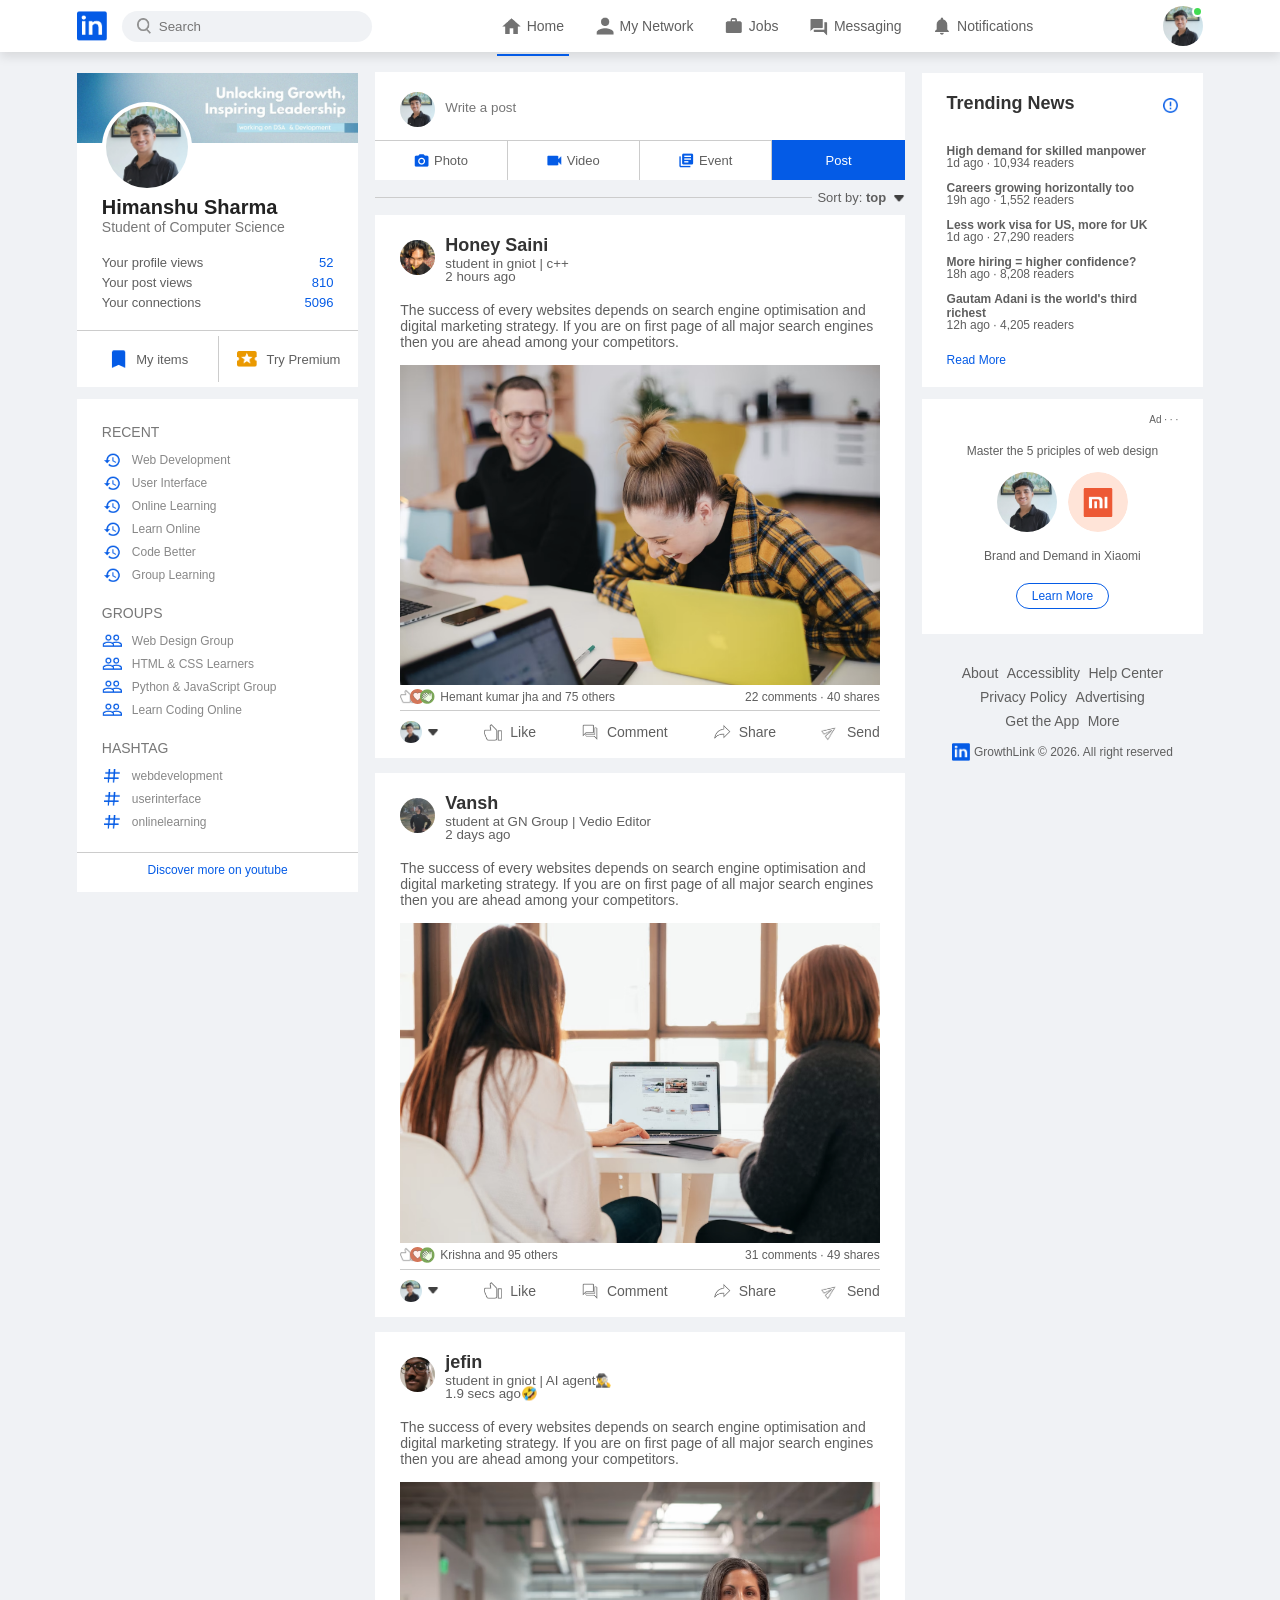
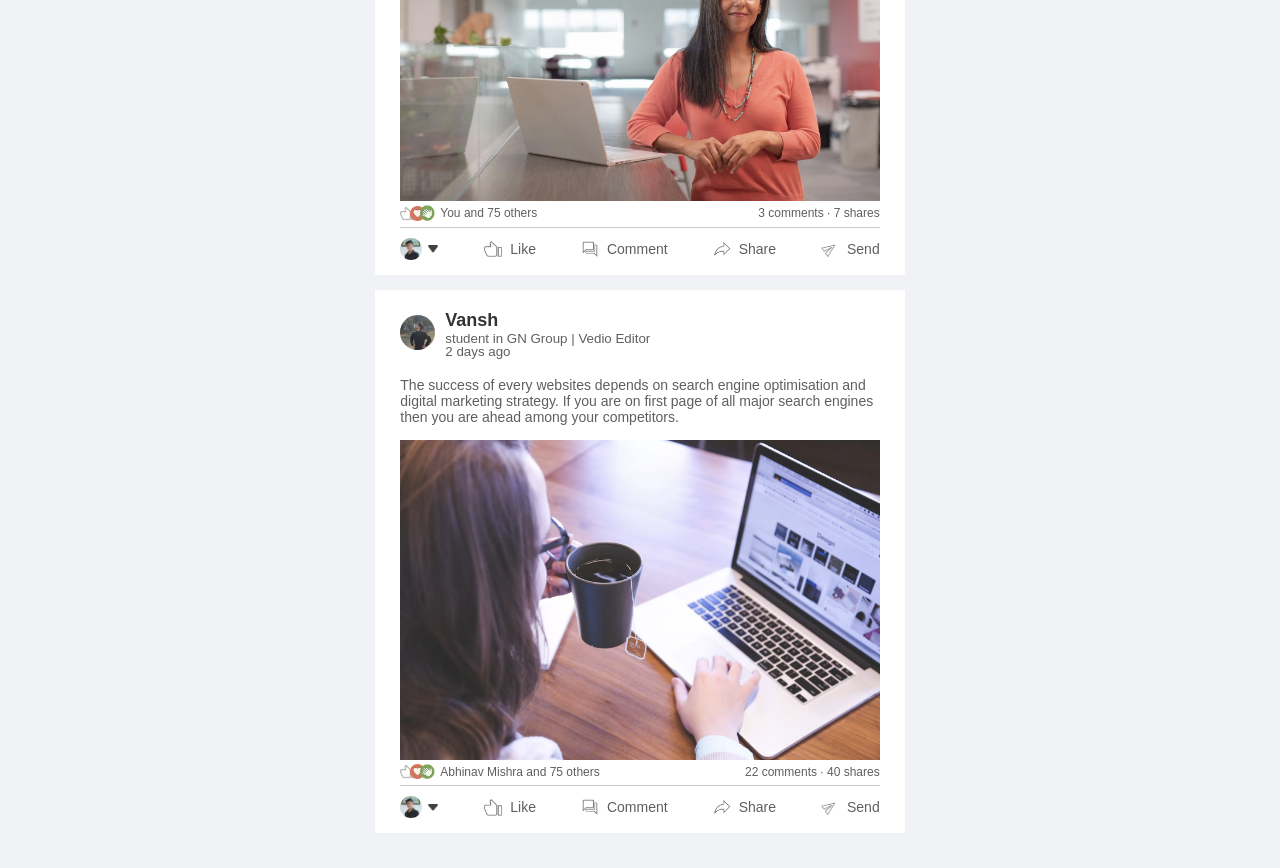
<file: index.html>
<!DOCTYPE html>
<html lang="en">
<head>
    <meta charset="UTF-8">
    <meta http-equiv="X-UA-Compatible" content="IE=edge">
    <meta name="viewport" content="width=device-width, initial-scale=1.0">
    <title>GrowthLink</title>
    <link rel="stylesheet" href="style.css">
</head>
<body>

<nav class="navbar">
    <div class="navbar-left">
        <a href="index.html" class="logo"><img src="images/logo.png"></a>
        <div class="search-box">
            <img src="images/search.png">
            <input type="text" placeholder="Search">
        </div>

    </div>
    <div class="navbar-center">
        <ul>
            <li><a href="#" class="active-link"><img src="images/home.png"> <span>Home</span></a></li>
            <li><a href="#"><img src="images/network.png"> <span>My Network</span></a></li>
            <li><a href="#"><img src="images/jobs.png"> <span>Jobs</span></a></li>
            <li><a href="#"><img src="images/message.png"> <span>Messaging</span></a></li>
            <li><a href="#"><img src="images/notification.png"> <span>Notifications</span></a></li>
        </ul>
    </div>
    <div class="navbar-right">
        <div class="online">
            <img src="images/user-1.png" class="nav-profile-img" onclick="toggleMenu()">
        </div>
    </div>
<!-- --------------- profile-drop-down-menu---------- -->
<div class="profile-menu-wrap" id="profileMenu">
    <div class="profile-menu">
        <div class="user-info">
            <img src="images/user-1.png">
            <div>
                <h3>Himanshu sharma</h3>
                <a href="profile.html">See your profile</a>
            </div>
        </div>
        <hr>
        <a href="#" class="profile-menu-link">
            <img src="images/feedback.png">
            <p>Give Feedback</p>
            <span>></span>
        </a>
        <a href="#" class="profile-menu-link">
            <img src="images/setting.png">
            <p>Settings & Privacy</p>
            <span>></span>
        </a>
        <a href="#" class="profile-menu-link">
            <img src="images/help.png">
            <p>Help & Support</p>
            <span>></span>
        </a>
        <a href="#" class="profile-menu-link">
            <img src="images/display.png">
            <p>Display & Accessiblity</p>
            <span>></span>
        </a>
        <a href="#" class="profile-menu-link">
            <img src="images/logout.png">
            <p>Logout</p>
            <span>></span>
        </a>
    </div>
</div>

</nav>

<!-- -------------- navbar close-------- -->

<div class="container">
<!-- -------left-sidebar------------ -->
    <div class="left-sidebar">
        <div class="sidebar-profile-box">
            <img src="images/cover-pic.png" width="100%">
            <div class="sidebar-profile-info">
                <img src="images/user-1.png">
                <h1>Himanshu Sharma</h1>
                <h3>Student of Computer Science</h3>
                <ul>
                    <li>Your profile views<span>52</span></li>
                    <li>Your post views<span>810</span></li>
                    <li>Your connections<span>5096</span></li>
                </ul>
            </div>
            <div class="sidebar-profile-link">
                <a href="#"><img src="images/items.png"> My items</a>
                <a href="#"><img src="images/premium.png"> Try Premium</a>
            </div>
        </div>

        <div class="sidebar-activity" id="sidebarActivity">
            <h3>RECENT</h3>
            <a href="#"><img src="images/recent.png"> Web Development</a>
            <a href="#"><img src="images/recent.png"> User Interface</a>
            <a href="#"><img src="images/recent.png"> Online Learning</a>
            <a href="#"><img src="images/recent.png"> Learn Online</a>
            <a href="#"><img src="images/recent.png"> Code Better</a>
            <a href="#"><img src="images/recent.png"> Group Learning</a>
            <h3>GROUPS</h3>
            <a href="#"><img src="images/group.png"> Web Design Group</a>
            <a href="#"><img src="images/group.png"> HTML & CSS Learners</a>
            <a href="#"><img src="images/group.png"> Python & JavaScript Group</a>
            <a href="#"><img src="images/group.png"> Learn Coding Online</a>
            <h3>HASHTAG</h3>
            <a href="#"><img src="images/hashtag.png"> webdevelopment</a>
            <a href="#"><img src="images/hashtag.png"> userinterface</a>
            <a href="#"><img src="images/hashtag.png"> onlinelearning</a>
            <div class="discover-more-link">
                <a href="https://www.youtube.com/shorts/rZX2E6l4ZfQ">Discover more on youtube</a>
            </div>
        </div>

        <p id="showMoreLink" onclick="toggleActivity()">Show more <b>+</b></p>
    </div>
<!-- -----------------main-content------------ -->
    <div class="main-content">

        <div class="create-post">
            <div class="create-post-input">
                <img src="images/user-1.png">
                <textarea rows="2" placeholder="Write a post"></textarea>
            </div>
            <div class="create-post-links">
                <li><img src="images/photo.png">Photo</li>
                <li><img src="images/video.png">Video</li>
                <li><img src="images/event.png">Event</li>
                <li>Post</li>
            </div>
        </div>
        <div class="sort-by">
            <hr>
            <p>Sort by: <span>top <img src="images/down-arrow.png"></span></p>
        </div>

        <div class="post">
            <div class="post-author">
                <img src="images/user-3.png">
                <div>
                    <h1>Honey Saini</h1>
                    <small>student in gniot | c++</small>
                    <small>2 hours ago</small>
                </div>
            </div>
            <p>The success of every websites depends on search engine optimisation and digital marketing strategy. If you are on first page of all major search engines then you are ahead among your competitors.</p>
            <img src="images/post-image-1.png" width="100%">

            <div class="post-stats">
                <div>
                    <img src="images/thumbsup.png">
                    <img src="images/love.png">
                    <img src="images/clap.png">
                    <span class="liked-users">Hemant kumar jha and 75 others</span>
                </div>
                <div>
                    <span>22 comments &middot; 40 shares</span>
                </div>
            </div>
            <div class="post-activity">
                <div>
                    <img src="images/user-1.png" class="post-activity-user-icon">
                    <img src="images/down-arrow.png" class="post-activity-arrow-icon">
                </div>
                <div class="post-activity-link">
                    <img src="images/like.png">
                    <span>Like</span>
                </div>
                <div class="post-activity-link">
                    <img src="images/comment.png">
                    <span>Comment</span>
                </div>
                <div class="post-activity-link">
                    <img src="images/share.png">
                    <span>Share</span>
                </div>
                <div class="post-activity-link">
                    <img src="images/send.png">
                    <span>Send</span>
                </div>
            </div>
        </div>
        <div class="post">
            <div class="post-author">
                <img src="images/user-4.png">
                <div>
                    <h1>Vansh</h1>
                    <small>student at GN Group | Vedio Editor</small>
                    <small>2 days ago</small>
                </div>
            </div>
            <p>The success of every websites depends on search engine optimisation and digital marketing strategy. If you are on first page of all major search engines then you are ahead among your competitors.</p>
            <img src="images/post-image-2.png" width="100%">

            <div class="post-stats">
                <div>
                    <img src="images/thumbsup.png">
                    <img src="images/love.png">
                    <img src="images/clap.png">
                    <span class="liked-users">Krishna and 95 others</span>
                </div>
                <div>
                    <span>31 comments &middot; 49 shares</span>
                </div>
            </div>
            <div class="post-activity">
                <div>
                    <img src="images/user-1.png" class="post-activity-user-icon">
                    <img src="images/down-arrow.png" class="post-activity-arrow-icon">
                </div>
                <div class="post-activity-link">
                    <img src="images/like.png">
                    <span>Like</span>
                </div>
                <div class="post-activity-link">
                    <img src="images/comment.png">
                    <span>Comment</span>
                </div>
                <div class="post-activity-link">
                    <img src="images/share.png">
                    <span>Share</span>
                </div>
                <div class="post-activity-link">
                    <img src="images/send.png">
                    <span>Send</span>
                </div>
            </div>
        </div>
        <div class="post">
            <div class="post-author">
                <img src="images/user-5.png">
                <div>
                    <h1>jefin</h1>
                    <small>student in gniot | AI agent🕵️‍♂️</small>
                    <small>1.9 secs ago🤣</small>
                </div>
            </div>
            <p>The success of every websites depends on search engine optimisation and digital marketing strategy. If you are on first page of all major search engines then you are ahead among your competitors.</p>
            <img src="images/post-image-3.png" width="100%">

            <div class="post-stats">
                <div>
                    <img src="images/thumbsup.png">
                    <img src="images/love.png">
                    <img src="images/clap.png">
                    <span class="liked-users">You and 75 others</span>
                </div>
                <div>
                    <span>3 comments &middot; 7 shares</span>
                </div>
            </div>
            <div class="post-activity">
                <div>
                    <img src="images/user-1.png" class="post-activity-user-icon">
                    <img src="images/down-arrow.png" class="post-activity-arrow-icon">
                </div>
                <div class="post-activity-link">
                    <img src="images/like.png">
                    <span>Like</span>
                </div>
                <div class="post-activity-link">
                    <img src="images/comment.png">
                    <span>Comment</span>
                </div>
                <div class="post-activity-link">
                    <img src="images/share.png">
                    <span>Share</span>
                </div>
                <div class="post-activity-link">
                    <img src="images/send.png">
                    <span>Send</span>
                </div>
            </div>
        </div>
        <div class="post">
            <div class="post-author">
                <img src="images/user-4.png">
                <div>
                    <h1>Vansh</h1>
                    <small>student in GN Group | Vedio Editor</small>
                    <small>2 days ago</small>
                </div>
            </div>
            <p>The success of every websites depends on search engine optimisation and digital marketing strategy. If you are on first page of all major search engines then you are ahead among your competitors.</p>
            <img src="images/post-image-4.png" width="100%">

            <div class="post-stats">
                <div>
                    <img src="images/thumbsup.png">
                    <img src="images/love.png">
                    <img src="images/clap.png">
                    <span class="liked-users">Abhinav Mishra and 75 others</span>
                </div>
                <div>
                    <span>22 comments &middot; 40 shares</span>
                </div>
            </div>
            <div class="post-activity">
                <div>
                    <img src="images/user-1.png" class="post-activity-user-icon">
                    <img src="images/down-arrow.png" class="post-activity-arrow-icon">
                </div>
                <div class="post-activity-link">
                    <img src="images/like.png">
                    <span>Like</span>
                </div>
                <div class="post-activity-link">
                    <img src="images/comment.png">
                    <span>Comment</span>
                </div>
                <div class="post-activity-link">
                    <img src="images/share.png">
                    <span>Share</span>
                </div>
                <div class="post-activity-link">
                    <img src="images/send.png">
                    <span>Send</span>
                </div>
            </div>
        </div>

    </div>
<!-- ------------right-sidebar--------------- -->
    <div class="right-sidebar">
        <div class="sidebar-news">
            <img src="images/more.png" class="info-icon">
            <h3>Trending News</h3>
            <a href="#">High demand for skilled manpower</a>
            <span>1d ago &middot; 10,934 readers</span>

            <a href="#">Careers growing horizontally too</a>
            <span>19h ago &middot; 1,552 readers</span>

            <a href="#">Less work visa for US, more for UK</a>
            <span>1d ago &middot; 27,290 readers</span>

            <a href="#">More hiring = higher confidence?</a>
            <span>18h ago &middot; 8,208 readers</span>

            <a href="#">Gautam Adani is the world's third richest</a>
            <span>12h ago &middot; 4,205 readers</span>

            <a href="https://www.youtube.com/watch?v=phFT56D_Z2o" class="read-more-link">Read More</a>
        </div>

        <div class="sidebar-ad">
            <small>Ad &middot; &middot; &middot;</small>
            <p>Master the 5 priciples of web design</p>
            <div>
                <img src="images/user-1.png">
                <img src="images/mi-logo.png">
            </div>
            <b>Brand and Demand in Xiaomi</b>
            <a href="https://www.youtube.com/watch?v=phFT56D_Z2o" class="ad-link">Learn More</a>
        </div>

        <div class="sidebar-useful-links">
            <a href="#">About</a>
            <a href="#">Accessiblity</a>
            <a href="#">Help Center</a>
            <a href="#">Privacy Policy</a>
            <a href="#">Advertising</a>
            <a href="#">Get the App</a>
            <a href="#">More</a>

            <div class="copyright-msg">
                <img src="images/logo.png">
                <p>GrowthLink &#169; 2026. All right reserved</p>
            </div>
        </div>

    </div>
</div>

<script>

    let profileMenu = document.getElementById("profileMenu");

    function toggleMenu(){
        profileMenu.classList.toggle("open-menu");
    }

</script>

<script>

    let sideActivity = document.getElementById("sidebarActivity");
    let moreLink = document.getElementById("showMoreLink");

    function toggleActivity(){
        sideActivity.classList.toggle("open-activity");

        if(sideActivity.classList.contains("open-activity")){
            moreLink.innerHTML = "Show less <b>-</b>";
        }
        else{
            moreLink.innerHTML = "Show more <b>+</b>";
        }
    }

</script>



</body>
</html>
</file>
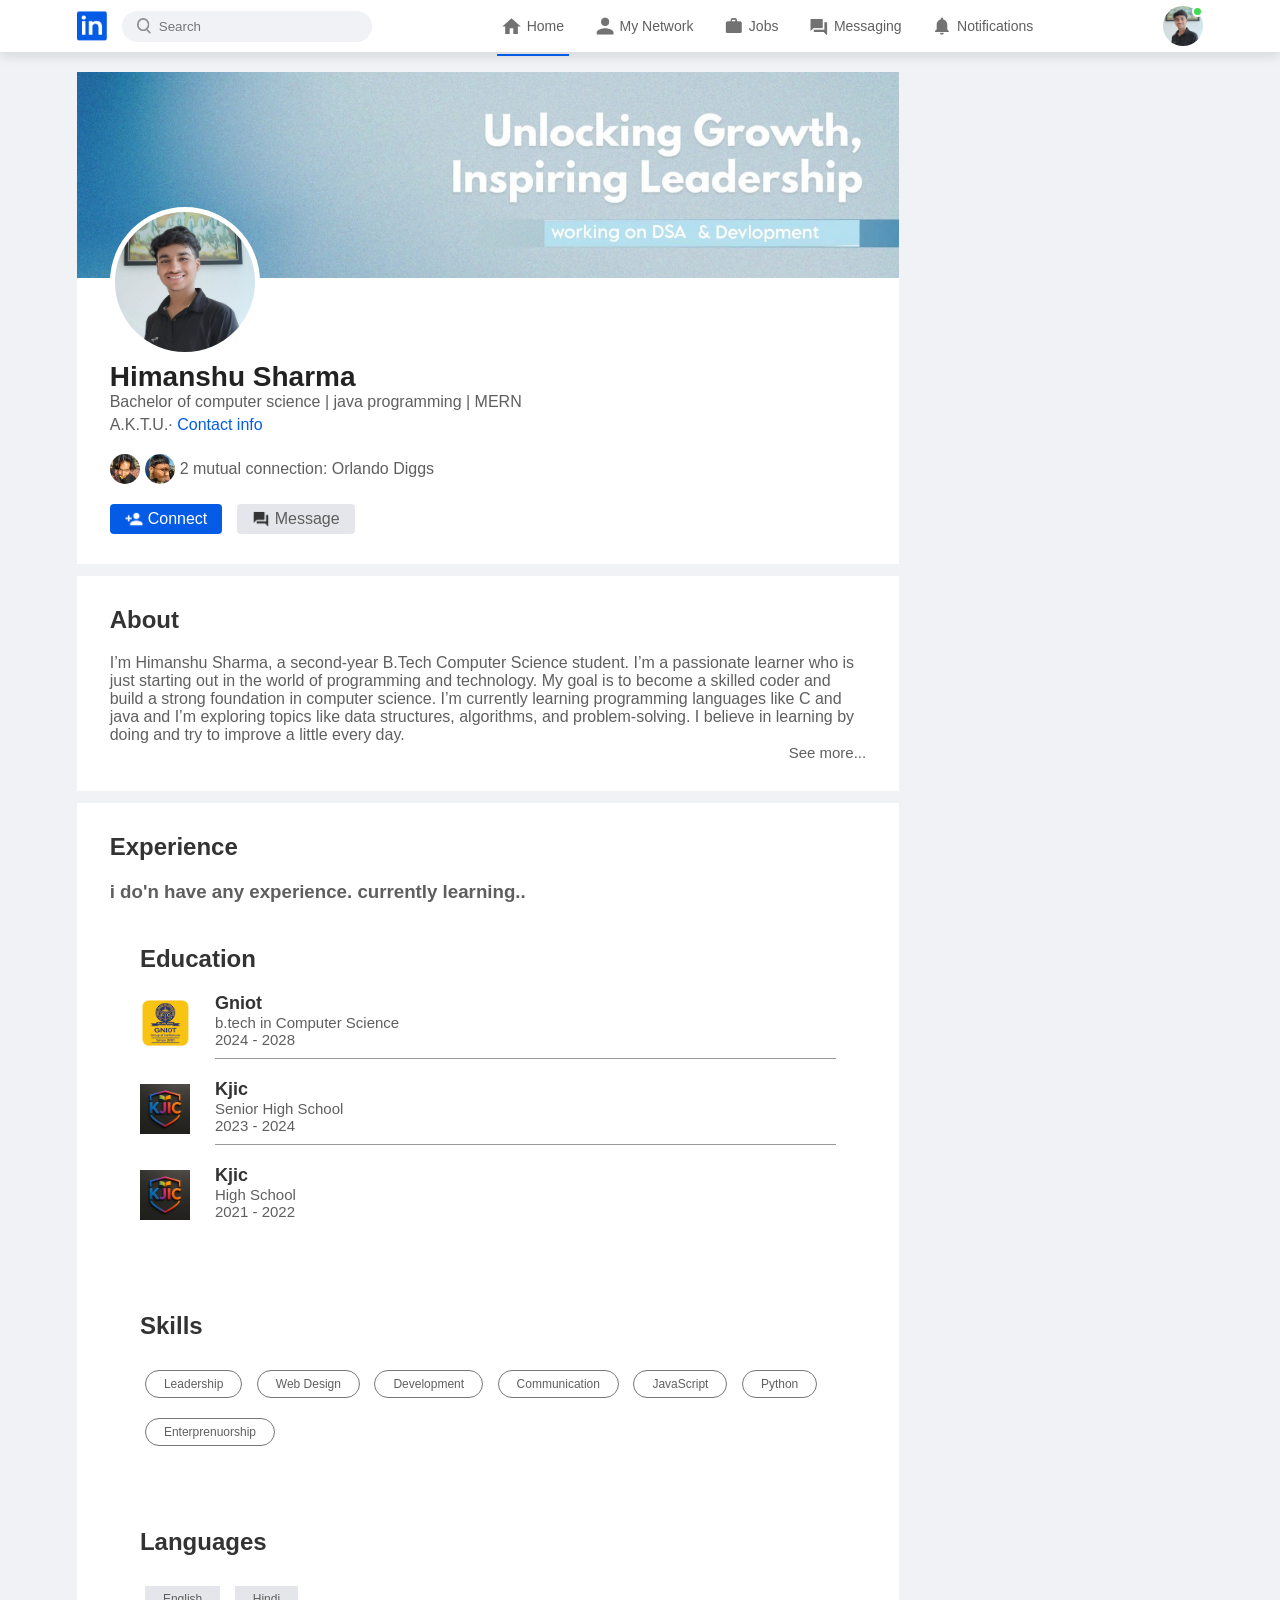
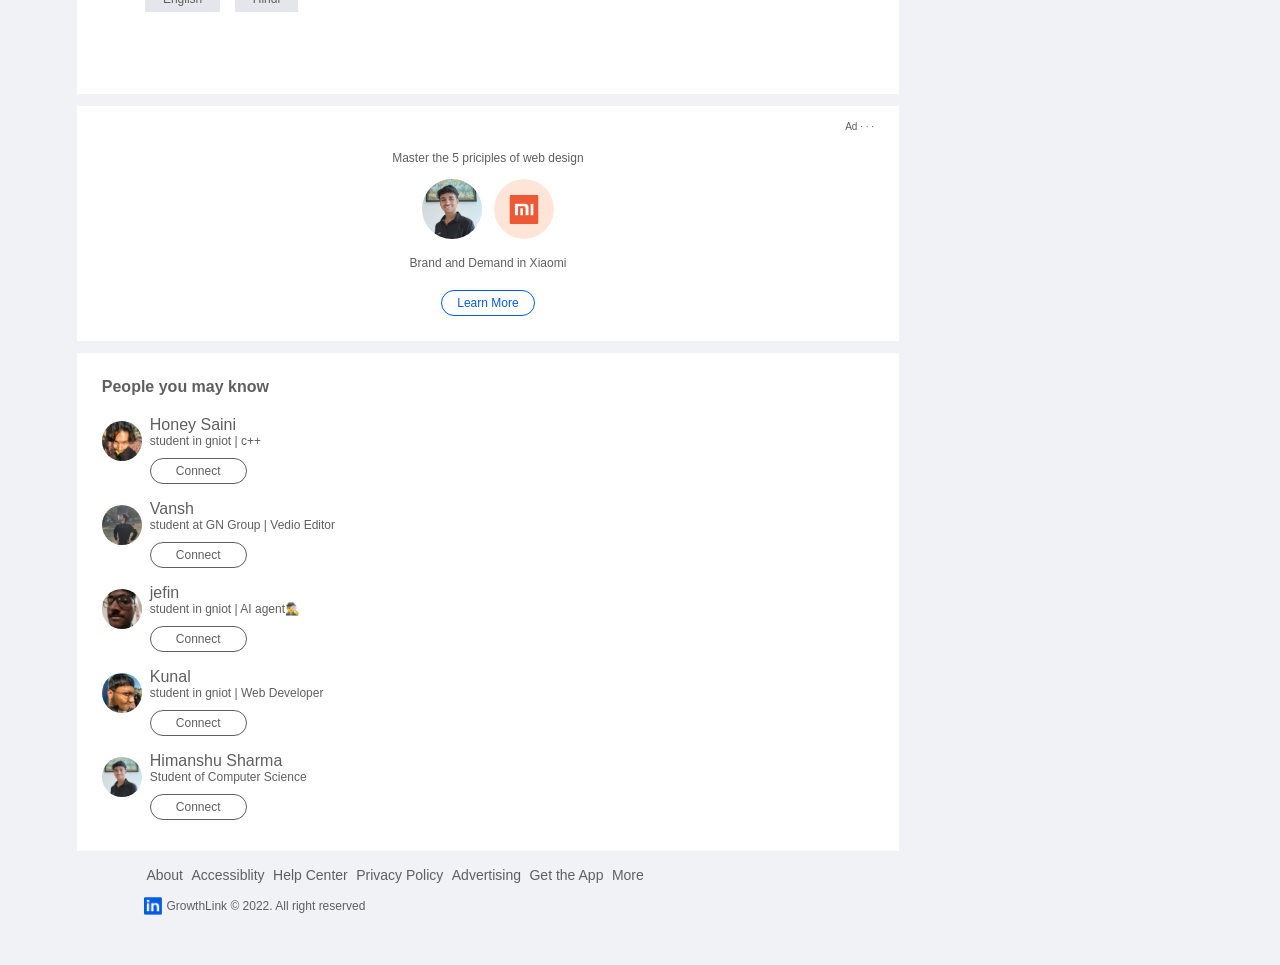
<file: profile.html>
<!DOCTYPE html>
<html lang="en">
<head>
    <meta charset="UTF-8">
    <meta http-equiv="X-UA-Compatible" content="IE=edge">
    <meta name="viewport" content="width=device-width, initial-scale=1.0">
    <title>GrowthLink-profile</title>
    <link rel="stylesheet" href="style.css">
</head>
<body>

<nav class="navbar">
    <div class="navbar-left">
        <a href="index.html" class="logo"><img src="images/logo.png"></a>

        <div class="search-box">
            <img src="images/search.png">
            <input type="text" placeholder="Search">
        </div>

    </div>
    <div class="navbar-center">
        <ul>
            <li><a href="#" class="active-link"><img src="images/home.png"> <span>Home</span></a></li>
            <li><a href="#"><img src="images/network.png"> <span>My Network</span></a></li>
            <li><a href="#"><img src="images/jobs.png"> <span>Jobs</span></a></li>
            <li><a href="#"><img src="images/message.png"> <span>Messaging</span></a></li>
            <li><a href="#"><img src="images/notification.png"> <span>Notifications</span></a></li>
        </ul>
    </div>
    <div class="navbar-right">
        <div class="online">
            <img src="images/user-1.png" class="nav-profile-img" onclick="toggleMenu()">
        </div>
    </div>
<!-- --------------- profile-drop-down-menu---------- -->
<div class="profile-menu-wrap" id="profileMenu">
    <div class="profile-menu">
        <div class="user-info">
            <img src="images/user-1.png">
            <div>
                <h3>Himanshu Sharma</h3>
                <a href="profile.html">See your profile</a>
            </div>
        </div>
        <hr>
        <a href="#" class="profile-menu-link">
            <img src="images/feedback.png">
            <p>Give Feedback</p>
            <span>></span>
        </a>
        <a href="#" class="profile-menu-link">
            <img src="images/setting.png">
            <p>Settings & Privacy</p>
            <span>></span>
        </a>
        <a href="#" class="profile-menu-link">
            <img src="images/help.png">
            <p>Help & Support</p>
            <span>></span>
        </a>
        <a href="#" class="profile-menu-link">
            <img src="images/display.png">
            <p>Display & Accessiblity</p>
            <span>></span>
        </a>
        <a href="#" class="profile-menu-link">
            <img src="images/logout.png">
            <p>Logout</p>
            <span>></span>
        </a>
    </div>
</div>

</nav>

<!-- -------------- navbar close-------- -->

<div class="container">
<div class="profile-main">
    <div class="profile-container">
        <img src="images/cover-pic.png" width="100%">
        <div class="profile-container-inner">
            <img src="images/user-1.png" class="profile-pic">
            <h1>Himanshu Sharma</h1>
            <b>Bachelor of computer science | java programming | MERN</b>
            <p>A.K.T.U.&middot; <a href="#">Contact info</a></p>
            <div class="mutual-connection">
                <img src="images/user-3.png">
                <img src="images/user-2.png">
                <span>2 mutual connection: Orlando Diggs</span>
            </div>
            <div class="profile-btn">
                <a href="https://www.youtube.com/watch?v=phFT56D_Z2o" class="primary-btn"><img src="images/connect.png">Connect</a>
                <a href="https://www.youtube.com/watch?v=phFT56D_Z2o"><img src="images/chat.png">Message</a>
            </div>
        </div>
    </div>

    <div class="profile-description">
        <h2>About</h2>
        <p>I’m Himanshu Sharma, a second-year B.Tech Computer Science student. I’m a passionate learner who is just starting out in the world of programming and technology. My goal is to become a skilled coder and build a strong foundation in computer science.
I’m currently learning programming languages like C and java and I’m exploring topics like data structures, algorithms, and problem-solving. I believe in learning by doing and try to improve a little every day.</p>
        <a href="https://www.youtube.com/watch?v=phFT56D_Z2o" class="see-more-link">See more...</a>
    </div>

    <div class="profile-description">
        <h2>Experience</h2>
        <!-- <div class="profile-desc-row">
            <img src="images/microsoft.png">
            <div> -->
                <h3>i do'n have any experience. currently learning..</h3>
                <!-- <b>Microsoft &middot; Full-time</b>
                <b>Feb 2021 - Present &middot; 1.5 years</b>
                <p>Computer programming is the process of performing a particular computation, usually by designing and building an executable computer program.</p>
                <hr>
            </div>
        </div>
        <div class="profile-desc-row">
            <img src="images/slack.png">
            <div>
                <h3>Full Stack Developer</h3>
                <b>Slack &middot; Full-time</b>
                <b>June 2018 - Jan 2021 &middot; 2.6 years</b>
                <p>Computer programming is the process of performing a particular computation, usually by designing and building an executable computer program.</p>
                <hr>
            </div>
        </div>
        <div class="profile-desc-row">
            <img src="images/google.png">
            <div>
                <h3>Web Developer</h3>
                <b>Google Inc &middot; Full-time</b>
                <b>Sept 2015 - May 2018 &middot; 2.8 years</b>
                <p>Computer programming is the process of performing a particular computation, usually by designing and building an executable computer program.</p>
            </div> -->
        <!-- </div>
        <hr>
        <a href="#" class="experience-link">Show all 7 experiences <img src="images/right-arrow.png" alt=""></a>
    </div> -->

    <div class="profile-description">
        <h2>Education</h2>
        <div class="profile-desc-row">
            <img src="images/college.png">
            <div>
                <h3>Gniot</h3>
                <b>b.tech in Computer Science</b>
                <b>2024 - 2028</b>
                <hr>
            </div>
        </div>
        <div class="profile-desc-row">
            <img src="images/school.png">
            <div>
                <h3>Kjic</h3>
                <b>Senior High School</b>
                <b>2023 - 2024</b>
                <hr>
            </div>
        </div>
        <div class="profile-desc-row">
            <img src="images/school.png">
            <div>
                <h3>Kjic</h3>
                <b>High School</b>
                <b>2021 - 2022</b>
            </div>
        </div>
    </div>
    <div class="profile-description">
        <h2>Skills</h2>
        <a href="#" class="skills-btn">Leadership</a>
        <a href="#" class="skills-btn">Web Design</a>
        <a href="#" class="skills-btn">Development</a>
        <a href="#" class="skills-btn">Communication</a>
        <!-- <a href="#" class="skills-btn">UI/UX</a> -->
        <!-- <a href="#" class="skills-btn">Planning</a> -->
        <!-- <a href="#" class="skills-btn">Coding</a> -->
        <a href="#" class="skills-btn">JavaScript</a>
        <a href="#" class="skills-btn">Python</a>
        <a href="#" class="skills-btn">Enterprenuorship</a>
    </div>
    <div class="profile-description">
        <h2>Languages</h2>
        <a href="#" class="language-btn">English</a>
        <a href="#" class="language-btn">Hindi</a>
    </div>


</div>
<!-- ------profile-sidebar------ -->
    <div class="profile-sidebar">

        <div class="sidebar-ad">
            <small>Ad &middot; &middot; &middot;</small>
            <p>Master the 5 priciples of web design</p>
            <div>
                <img src="images/user-1.png">
                <img src="images/mi-logo.png">
            </div>
            <b>Brand and Demand in Xiaomi</b>
            <a href="#" class="ad-link">Learn More</a>
        </div>

        <div class="sidebar-people">
            <h3>People you may know</h3>
            <div class="sidebar-people-row">
                <img src="images/user-3.png">
                <div>
                    <h2>Honey Saini</h2>
                    <p>student in gniot | c++</p>
                    <a href="#">Connect</a>
                </div>
            </div>
            <div class="sidebar-people-row">
                <img src="images/user-4.png">
                <div>
                    <h2>Vansh</h2>
                    <p>student at GN Group | Vedio Editor</p>
                    <a href="#">Connect</a>
                </div>
            </div>
            <div class="sidebar-people-row">
                <img src="images/user-5.png">
                <div>
                    <h2>jefin</h2>
                    <p>student in gniot | AI agent🕵️‍♂️</p>
                    <a href="#">Connect</a>
                </div>
            </div>
            <div class="sidebar-people-row">
                <img src="images/user-2.png">
                <div>
                    <h2>Kunal</h2>
                    <p>student in gniot | Web Developer</p>
                    <a href="#">Connect</a>
                </div>
            </div>
            <div class="sidebar-people-row">
                <img src="images/user-1.png">
                <div>
                    <h2>Himanshu Sharma</h2>
                    <p>Student of Computer Science</p>
                    <a href="#">Connect</a>
                </div>
            </div>
        </div>

    </div>
</div>



<div class="profile-footer">
    <div class="sidebar-useful-links">
        <a href="#">About</a>
        <a href="#">Accessiblity</a>
        <a href="#">Help Center</a>
        <a href="#">Privacy Policy</a>
        <a href="#">Advertising</a>
        <a href="#">Get the App</a>
        <a href="#">More</a>

        <div class="copyright-msg">
            <img src="images/logo.png">
            <p>GrowthLink &#169; 2022. All right reserved</p>
        </div>
    </div>
</div>



<script>

    let profileMenu = document.getElementById("profileMenu");

    function toggleMenu(){
        profileMenu.classList.toggle("open-menu");
    }

</script>
    
</body>
</html>
</file>
<file: style.css>
*{
    margin: 0;
    padding: 0;
    font-family: 'Poppins', sans-serif;
    box-sizing: border-box;
}
body{
    background: #f0f2f5;
    color: #5f5f5f;
}
a{
    text-decoration: none;
    color: #5f5f5f;
}
.navbar{
    display: flex;
    align-items: center;
    justify-content: space-between;
    background: #fff;
    padding: 6px 6%;
    position: sticky;
    top: 0;
    z-index: 100;
    box-shadow: 0 5px 10px rgba(0, 0, 0, 0.1);
}
.logo img{
    width: 30px;
    margin-right: 15px;
    display: block;
}
.navbar-center ul li{
    display: inline-block;
    list-style: none;
}
.navbar-center ul li a{
    display: flex;
    align-items: center;
    font-size: 14px;
    margin: 5px 8px;
    padding-right: 5px;
    position: relative;
}
.navbar-center ul li a img{
    width: 30px;
}

.navbar-center ul li a::after{
    content: '';
    width: 0;
    height: 2px;
    background: #045be6;
    position: absolute;
    bottom: -15px;
    transition: width 0.3s;
}
.navbar-center ul li a:hover::after,
.navbar-center ul li a.active-link::after
{
    width: 100%;
}


.nav-profile-img{
    width: 40px;
    border-radius: 50%;
    display: block;
    cursor: pointer;
    position: relative;
}
.online{
    position: relative;
}
.online::after{
    content: '';
    width: 7px;
    height: 7px;
    border: 2px solid #fff;
    border-radius: 50%;
    right: 0px;
    top: 0px;
    background: #41db51;
    position: absolute;
}
.search-box{
    background: #f0f2f5;
    width: 250px;
    border-radius: 20px;
    display: flex;
    align-items: center;
    padding: 0 15px;
}
.navbar-left{
    display: flex;
    align-items: center;
}
.search-box img{
    width: 14px;
}
.search-box input{
    width: 100%;
    background: transparent;
    padding: 8px;
    outline: none;
    border: 0;
}
/* ------ navbar end-------------- */

.container{
    padding: 20px 6%;
    display: flex;
    flex-wrap: wrap;
    justify-content: space-between;
}

/* -----------left-sidebar---------- */
.left-sidebar{
    flex-basis: 25%;
    align-self: flex-start;
    position: sticky;
    top: 73px;
}
.sidebar-profile-box{
    background: #fff;
}
.sidebar-profile-info{
    padding: 0 25px;
}
.sidebar-profile-info img{
    width: 90px;
    border-radius: 50%;
    background: #fff;
    padding: 4px;
    margin-top: -45px;
}
.sidebar-profile-info h1{
    font-size: 20px;
    font-weight: 600;
    color: #222;
}
.sidebar-profile-info h3{
    font-size: 14px;
    font-weight: 500;
    color: #777;
}
.sidebar-profile-info ul{
    list-style: none;
    margin: 20px 0;
}
.sidebar-profile-info ul li{
    width: 100%;
    margin: 5px 0;
    font-size: 13px;
}
.sidebar-profile-info ul li span{
    float: right;
    color: #045be6;
}
.sidebar-profile-link{
    display: flex;
    align-items: center;
    border-top: 1px solid #ccc;
}

.sidebar-profile-link a{
    flex-basis: 50%;
    display: flex;
    align-items: center;
    justify-content: center;
    padding: 15px 0;
    font-size: 13px;
    border-left: 1px solid #ccc;
}
.sidebar-profile-link a:first-child{
    border-left: 0
}
.sidebar-profile-link a img{
    width: 20px;
    margin-right: 10px;
}
.sidebar-activity{
    background: #fff;
    padding: 5px 25px;
    margin: 12px 0;
}
.sidebar-activity h3{
    color: #777;
    font-size: 14px;
    font-weight: 500;
    margin: 20px 0 10px;
}
.sidebar-activity a{
    display: flex;
    align-items: center;
    font-size: 12px;
    font-weight: 500;
    color: #888;
    margin: 3px 0;
}

.sidebar-activity a img{
    width: 20px;
    margin-right: 10px;
}
.discover-more-link{
    border-top: 1px solid #ccc;
    text-align: center;
    margin-top: 20px;
    margin-left: -25px;
    margin-right: -25px;
}
.discover-more-link a{
    color: #045be6;
    display: inline-block;
    margin: 10px 0;
}


/* ----------right-sidebar------------ */
.right-sidebar{
    flex-basis: 25%;
    align-self: flex-start;
    position: sticky;
    top: 73px;
}
.sidebar-news{
    background: #fff;
    padding: 10px 25px;
}
.info-icon{
    width: 15px;
    float: right;
    margin-top: 15px;
}

.sidebar-news h3{
    font-size: 18px;
    font-weight: 600;
    color: #333;
    margin: 10px 0 30px;
}
.sidebar-news a{
    display: block;
    font-size: 12px;
    font-weight: 600;
    margin-top: 10px;
    margin-bottom: -5px;
}
.sidebar-news span{
    font-size: 12px;
}

.sidebar-news .read-more-link{
   color: #045be6;
   font-weight: 500;
   margin: 20px 0 10px;
}
.sidebar-ad{
    background: #fff;
    padding: 15px 25px;
    text-align: center;
    margin: 12px 0;
    font-size: 12px;
}
.sidebar-ad img{
    width: 60px;
    border-radius: 50%;
    margin: 4px;
}
.sidebar-ad small{
    float: right;
    font-weight: 500;
}
.sidebar-ad p{
    margin-top: 30px;
    margin-bottom: 10px;
}
.sidebar-ad b{
    display: block;
    font-weight: 500;
    margin-top: 10px;
}
.ad-link{
    display: inline-block;
    border: 1px solid #045be6;
    border-radius: 30px;
    padding: 5px 15px;
    color: #045be6;
    font-weight: 500;
    margin: 20px auto 10px;
}
.sidebar-useful-links{
    padding: 15px 25px;
    text-align: center;
}

.sidebar-useful-links a{
    display: inline-block;
    font-size: 14px;
    margin: 4px 2px;
}
.copyright-msg{
    display: flex;
    align-items: center;
    justify-content: center;
    font-size: 12px;
    margin-top: 10px;
    font-weight: 500;
}
.copyright-msg img{
    width: 18px;
    margin-right: 4px;
}


/* -------------main-content------------ */
.main-content{
    flex-basis: 47%;
}
.create-post{
    background: #fff;
}
.create-post-input{
    padding: 20px 25px 10px;
    display: flex;
    align-items: flex-start;
}
.create-post-input img{
    width: 35px;
    border-radius: 50%;
    margin-right: 10px;
}
.create-post-input textarea{
    width: 100%;
    border: 0;
    outline: 0;
    resize: none;
    background: transparent;
    margin-top: 8px;
}
::placeholder{
    font-weight: 500;
}
.create-post-links{
    display: flex;
    align-items: flex-start;
}
.create-post-links li{
    list-style: none;
    border-top: 1px solid #ccc;
    border-right: 1px solid #ccc;
    flex-basis: 25%;
    height: 40px;
    font-size: 13px;
    display: flex;
    align-items: center;
    justify-content: center;
    cursor: pointer;
}
.create-post-links li img{
    width: 15px;
    margin-right: 5px;
}
.create-post-links li:last-child{
    background: #045be6;
    color: #fff;
    border-top: 0;
    border-right: 0;
}
.sort-by{
    display: flex;
    align-items: center;
    margin: 10px 0;
}
.sort-by hr{
    flex: 1;
    border: 0;
    height: 1px;
    background: #ccc;
}
.sort-by p{
    font-size: 13px;
    padding-left: 5px;
}
.sort-by p span{
    font-weight: 600;
    cursor: pointer;
}
.sort-by p span img{
    width: 12px;
    margin-left: 3px;
}
.post{
    background: #fff;
    padding: 20px 25px 5px;
    margin: 5px 0 15px;
}
.post-author{
    display: flex;
    align-items: flex-start;
    margin-bottom: 20px;
}
.post-author img{
    width: 35px;
    border-radius: 50%;
    margin-right: 10px;
    margin-top: 5px;
}
.post-author h1{
    font-size: 18px;
    font-weight: 600;
    color: #333;
}
.post-author small{
    display: block;
    margin-bottom: -2px;
}
.post p{
    font-size: 14px;
    margin-bottom: 15px;
}
.post-stats{
    display: flex;
    flex-wrap: wrap;
    align-items: center;
    justify-content: space-between;
    font-size: 12px;
    border-bottom: 1px solid #ccc;
    padding-bottom: 6px;
}
.post-stats div{
    display: flex;
    align-items: center;
}
.post-stats img{
    width: 15px;
    margin-right: -5px;
}
.liked-users{
    margin-left: 10px;
}
.post-activity{
    display: flex;
    align-items: center;
    justify-content: space-between;
    padding: 10px 0;
    font-size: 14px;
    font-weight: 500;
}
.post-activity div{
    display: flex;
    align-items: center;
}
.post-activity-user-icon{
    width: 22px;
    border-radius: 50%;
}
.post-activity-arrow-icon{
    width: 12px;
    margin-left: 5px;
}
.post-activity-link img{
    width: 18px;
    margin-right: 8px;
}



/* ------------- profile-drop-down-menu ------------ */
.profile-menu-wrap{
    position: absolute;
    top: 100%;
    right: 5%;
    width: 320px;
    max-height: 0;
    overflow: hidden;
    transition: max-height 0.5s;
}

.profile-menu-wrap.open-menu{
    max-height: 400px;
}

.profile-menu{
    background: #222;
    color: #fff;
    padding: 20px;
    margin: 10px;
}
.user-info{
    display: flex;
    align-items: center;
}
.user-info img{
    width: 50px;
    border-radius: 50%;
    margin-right: 15px;
}
.user-info h3{
    font-weight: 500;
    margin-bottom: -7px;
}
.user-info a{
    color: #c9dbf8;
    font-size: 13px;
}
.profile-menu hr{
    border: 0;
    height: 1px;
    width: 100%;
    background: #fff;
    margin: 15px 0 10px;
}
.profile-menu-link{
    display: flex;
    align-items: center;
    color: #fff;
    margin: 12px 0;
    font-size: 14px;
}
.profile-menu-link p{
    width: 100%;
}
.profile-menu-link img{
    width: 35px;
    border-radius: 50%;
    margin-right: 15px;
}

/* ------------------------profile-page------------------ */

.profile-main{
    flex-basis: 73%;
}
.profile-sidebar{
    flex-basis: 25%;
    align-self: flex-start;
    position: sticky;
    top: 73px;
}
.profile-container{
    background: #fff;
}
.profile-container-inner{
    padding: 0 4% 10px;
}
.profile-pic{
    width: 150px;
    border-radius: 50%;
    margin-top: -75px;
    padding: 5px;
    background: #fff;
}
.profile-container h1{
    font-size: 28px;
    font-weight: 600;
    color: #222;
}
.profile-container b{
    font-weight: 500;
}
.profile-container p{
    margin-top: 5px;
}
.profile-container p a{
    color: #045be6;
    font-weight: 500;
}
.mutual-connection{
    display: flex;
    align-items: center;
    margin: 20px 0;
}
.mutual-connection img{
    width: 30px;
    border-radius: 50%;
    margin-right: 5px;
}   
.profile-btn{
    margin: 20px 0;
}
.profile-btn a{
    display: inline-flex;
    align-items: center;
    background: #e4e6eb;
    padding: 6px 15px;
    border-radius: 4px;
    margin-right: 10px;
}
.profile-btn a img{
    width: 18px;
    margin-right: 5px;
}
.profile-btn .primary-btn{
    background: #045be6;
    color: #fff;
}
.profile-description{
    background: #fff;
    padding: 20px 4% 30px;
    margin: 12px 0;
}
.profile-description h2{
    color: #333;
    margin: 10px 0 20px;
    font-weight: 600;
}
.see-more-link{
    display: block;
    text-align: right;
    font-size: 15px;
}
.profile-desc-row{
    display: flex;
    align-items: flex-start;
    margin: 20px 0;
}
.profile-desc-row img{
    width: 50px;
    margin-right: 25px;
    margin-top: 5px;
}
.profile-desc-row div{
    width: 100%;
}
.profile-desc-row h3{
    font-size: 18px;
    font-weight: 600;
    color: #333;
}
.profile-desc-row b{
    display: block;
    font-weight: 500;
    font-size: 15px;
}
.profile-desc-row p{
    margin-top: 15px;
}
.profile-desc-row hr{
    border: 0;
    border-bottom: 1px solid #999;
    margin-top: 10px;
}
.experience-link{
    display: flex;
    align-items: center;
    justify-content: center;
    padding-top: 20px;
    font-weight: 500;
}
.experience-link img{
    width: 20px;
    margin-left: 8px;
}
.skills-btn{
    display: inline-block;
    margin: 10px 5px;
    padding: 6px 18px;
    border: 1px solid #777;
    border-radius: 30px;
    font-size: 12px;
    font-weight: 500;
}
.language-btn{
    display: inline-block;
    margin: 10px 5px;
    padding: 6px 18px;
    background: #e4e6eb;
    font-size: 12px;
    font-weight: 500;
}

/* --------profile-right-sidebar----------- */
.profile-sidebar .sidebar-ad{
    margin: 0;
}
.sidebar-people{
    background: #fff;
    padding: 15px 25px;
    margin: 12px 0;
    font-size: 12px;
}
.sidebar-people h3{
    font-size: 16px;
    font-weight: 600;
    margin: 10px 0 20px;
}
.sidebar-people-row{
    display: flex;
    align-items: flex-start;
    margin: 6px 0;
}
.sidebar-people-row img{
    width: 40px;
    border-radius: 50%;
    margin-right: 8px;
    margin-top: 5px;
}
.sidebar-people-row h2{
    font-weight: 500;
    font-size: 16px;
}
.sidebar-people-row a{
    display: inline-block;
    margin: 10px 0;
    padding: 5px 25px;
    border: 1px solid #5f5f5f;
    border-radius: 30px;
    font-weight: 500;
}
.profile-footer{
    padding: 0 6% 30px;
}
.profile-footer .sidebar-useful-links{
    text-align: left;
    padding: 0;
}
.profile-footer .copyright-msg{
    justify-content: flex-start;
}

#showMoreLink{
    display: none;
}
/* -------------media query for small screen --------------- */
@media only screen and (max-width: 600px){
    .search-box{
        background: transparent;
        width: auto;
        padding: 0;
    }
    .search-box input{
        width: 0;
        padding: 0;
    }
    .navbar-center ul li a span{
        display: none;
    }
    .navbar-center ul li a{
        padding-right: 0;
        margin: 5px;
    }
    .nav-profile-img{
        width: 30px;
    }
    .container{
        padding: 15px 3%;
    }
    .left-sidebar, .right-sidebar{
        flex-basis: 100%;
        position: relative;
        top: unset;
    }
    .main-content{
        flex-basis: 100%;
    }
    .post-stats div{
        margin: 2px 0;
    }
    .post-activity-link span{
        display: none;
    }
    .post-activity-link img{
        margin-right: 0;
    }
    .profile-main, .profile-sidebar{
        flex-basis: 100%;
    }
    .profile-container{
        font-size: 14px;
    }
    .profile-pic{
        width: 100px;
        margin-top: -50px;
    }
    .profile-description{
        font-size: 14px;
    }
    #showMoreLink{
        display: block;
        width: fit-content;
        margin: 10px auto;
        font-size: 14px;
        cursor: pointer;
    }
    .sidebar-activity{
        display: none;
    }
    .sidebar-activity.open-activity{
        display: block;
    }
}
</file>
